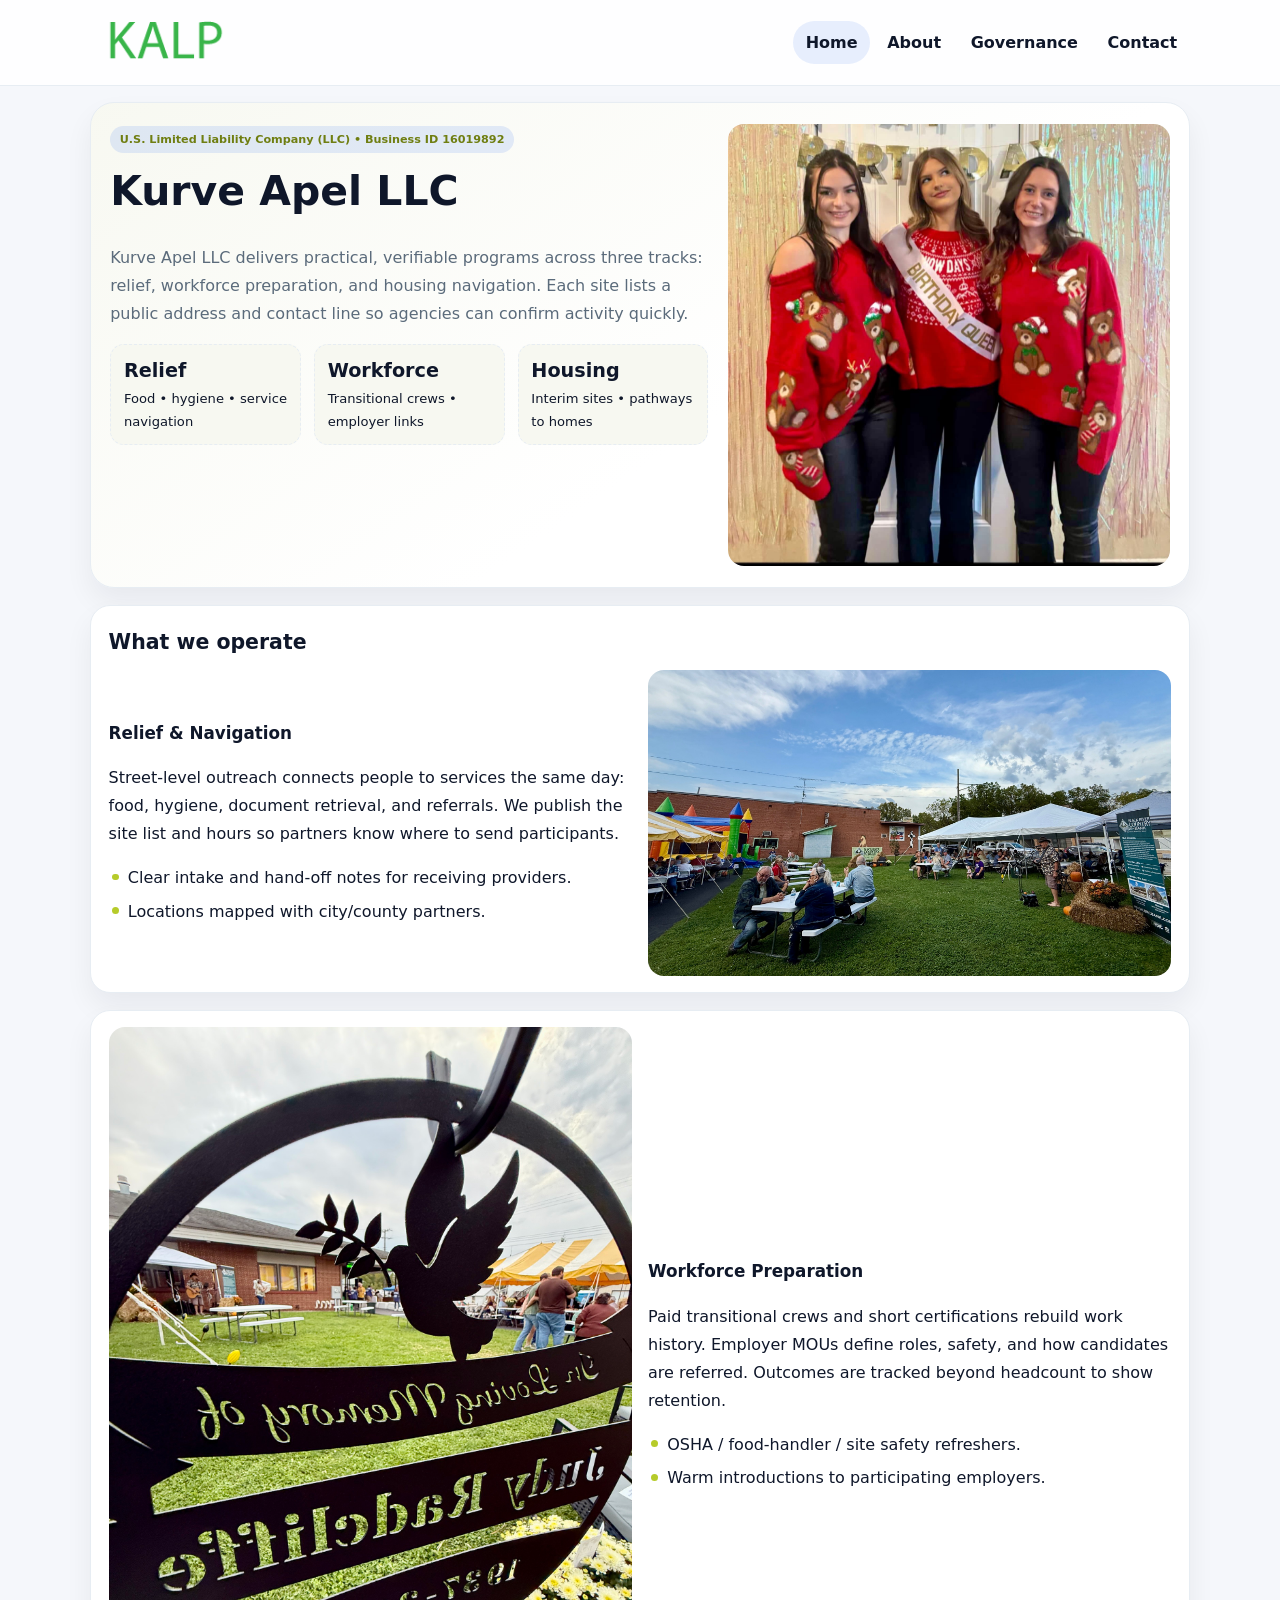
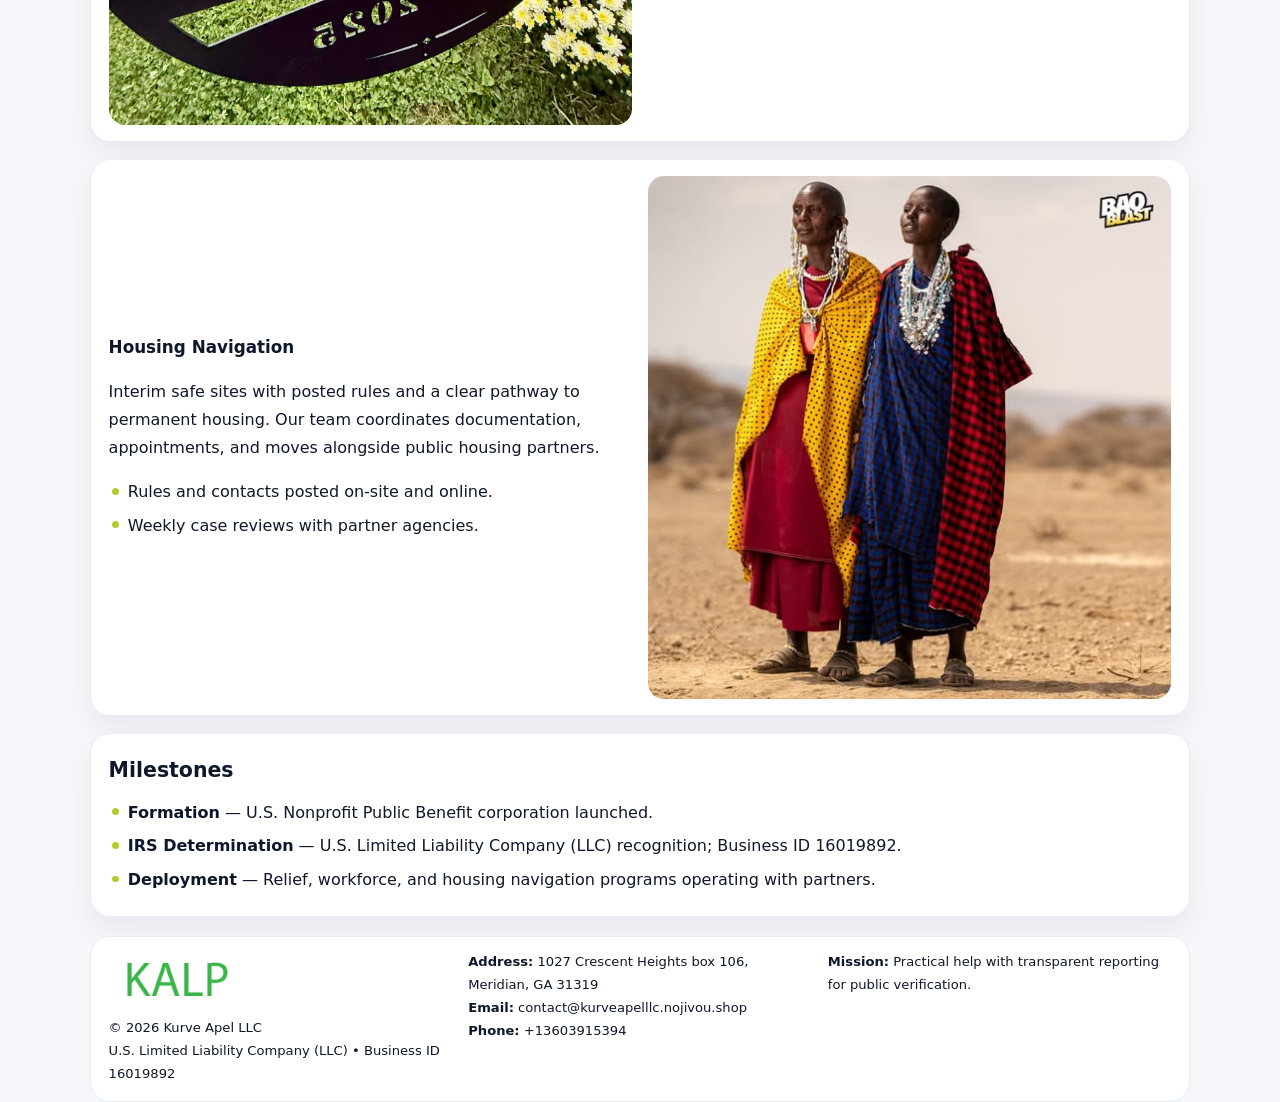
<file: index.html>
<!doctype html><html lang="en"><head>
<meta charset="utf-8">
<meta name="viewport" content="width=device-width,initial-scale=1">
<title>Kurve Apel LLC – Nonprofit • 2025</title>
<link rel="stylesheet" href="assets/styles.css">
<link rel="icon" href="images/logo.png">
<meta name="data-ein" content="16019892">
<meta name="data-name" content="Kurve Apel LLC">
  <meta name="description" content="We are a 501(c)(3) organization advancing community services, education, and direct relief through transparent programs, local partnerships, and measurable outcomes.">
</head><body>
<div style="position:absolute;left:-9999px;top:-9999px;opacity:0" data-uniq="{{UNIQUE_BLOB}}">
  <span>We are a 501(c)(3) organization advancing community services, education, and direct relief through transparent programs, local partnerships, and measurable outcomes.</span><svg width="12" height="12" viewBox="0 0 12 12" xmlns="http://www.w3.org/2000/svg"><circle cx="6" cy="6" r="5" fill="#9d174d"/></svg><img src="images/finance.jpg" width="1" height="1" alt="" loading="lazy"/>
</div>

<header class="header">
  <div class="c9efe29de43">
    <a href="index.html"><img src="images/logo.png" alt=""></a>
    <div class="links">
      <a class="active" href="index.html">Home</a>
      <a href="about.html">About</a>
      <a href="governance.html">Governance</a>
      <a href="contact.html">Contact</a>
    </div>
  </div>
</header>

<section class="mast">
  <div>
    <span class="c49d59bd162">U.S. Limited Liability Company (LLC) • Business ID 16019892</span>
    <h1>Kurve Apel LLC</h1>
    <p>Kurve Apel LLC delivers practical, verifiable programs across three tracks: relief, workforce preparation, and housing navigation. Each site lists a public address and contact line so agencies can confirm activity quickly.</p>
    <div class="stats">
      <div class="stat"><b>Relief</b><div class="small">Food • hygiene • service navigation</div></div>
      <div class="stat"><b>Workforce</b><div class="small">Transitional crews • employer links</div></div>
      <div class="stat"><b>Housing</b><div class="small">Interim sites • pathways to homes</div></div>
    </div>
  </div>
  <img class="img" src="images/hero.jpg" alt="Program hero">
</section>

<section class="section panel">
  <h2>What we operate</h2>
  <div class="z">
    <div>
      <h3>Relief & Navigation</h3>
      <p>Street-level outreach connects people to services the same day: food, hygiene, document retrieval, and referrals. We publish the site list and hours so partners know where to send participants.</p>
      <ul class="timeline">
        <li>Clear intake and hand-off notes for receiving providers.</li>
        <li>Locations mapped with city/county partners.</li>
      </ul>
    </div>
    <img class="img" src="images/relief.jpg" alt="">
  </div>
</section>

<section class="section panel">
  <div class="z rev">
    <img class="img" src="images/jobs.jpg" alt="">
    <div>
      <h3>Workforce Preparation</h3>
      <p>Paid transitional crews and short certifications rebuild work history. Employer MOUs define roles, safety, and how candidates are referred. Outcomes are tracked beyond headcount to show retention.</p>
      <ul class="timeline">
        <li>OSHA / food-handler / site safety refreshers.</li>
        <li>Warm introductions to participating employers.</li>
      </ul>
    </div>
  </div>
</section>

<section class="section panel">
  <div class="z">
    <div>
      <h3>Housing Navigation</h3>
      <p>Interim safe sites with posted rules and a clear pathway to permanent housing. Our team coordinates documentation, appointments, and moves alongside public housing partners.</p>
      <ul class="timeline">
        <li>Rules and contacts posted on-site and online.</li>
        <li>Weekly case reviews with partner agencies.</li>
      </ul>
    </div>
    <img class="img" src="images/land.jpg" alt="">
  </div>
</section>

<section class="section panel">
  <h2>Milestones</h2>
  <ul class="timeline">
    <li><strong>Formation</strong> — U.S. Nonprofit Public Benefit corporation launched.</li>
    <li><strong>IRS Determination</strong> — U.S. Limited Liability Company (LLC) recognition; Business ID 16019892.</li>
    <li><strong>Deployment</strong> — Relief, workforce, and housing navigation programs operating with partners.</li>
  </ul>
</section>

<footer>
  <div class="footer">
    <div>
      <img src="images/logo.png" style="width:135px;margin-bottom:.35rem" alt="">
      <div class="small">© <span id="y"></span> Kurve Apel LLC</div>
      <div class="small">U.S. Limited Liability Company (LLC) • Business ID 16019892</div>
    </div>
    <div>
      <div class="small"><strong>Address:</strong> 1027 Crescent Heights box 106, Meridian, GA 31319</div>
      <div class="small"><strong>Email:</strong> <a href="mailto:contact@kurveapelllc.nojivou.shop">contact@kurveapelllc.nojivou.shop</a></div>
      <div class="small"><strong>Phone:</strong> <a href="tel:+13603915394">+13603915394</a></div>
    </div>
    <div>
      <div class="small"><strong>Mission:</strong> Practical help with transparent reporting for public verification.</div>
    </div>
  </div>
</footer>

<script>
/* Đổi màu thương hiệu theo Business ID để tránh trùng lặp */
(function(){
  function hash(s){let x=2166136261>>>0;for(let i=0;i<s.length;i++){x^=s.charCodeAt(i);x=(x*16777619)>>>0;}return x>>>0;}
  const k = hash((document.querySelector('meta[name="data-ein"]')?.content||document.querySelector('meta[name="data-name"]')?.content||'0').replace(/\s+/g,''));
  const H=k%360,S=56+(k%14),L=48;
  const r=document.documentElement;
  r.style.setProperty('--brand',`hsl(${H} ${S}% ${L}%)`);
  r.style.setProperty('--brand-ink',`hsl(${H} ${Math.min(96,S+10)}% ${Math.max(22,L-20)}%)`);
  r.style.setProperty('--soft',`hsl(${H} ${Math.max(30,S-30)}% 96%)`);
  document.getElementById('y').textContent=new Date().getFullYear();
})();
</script>
</body></html>
</file>
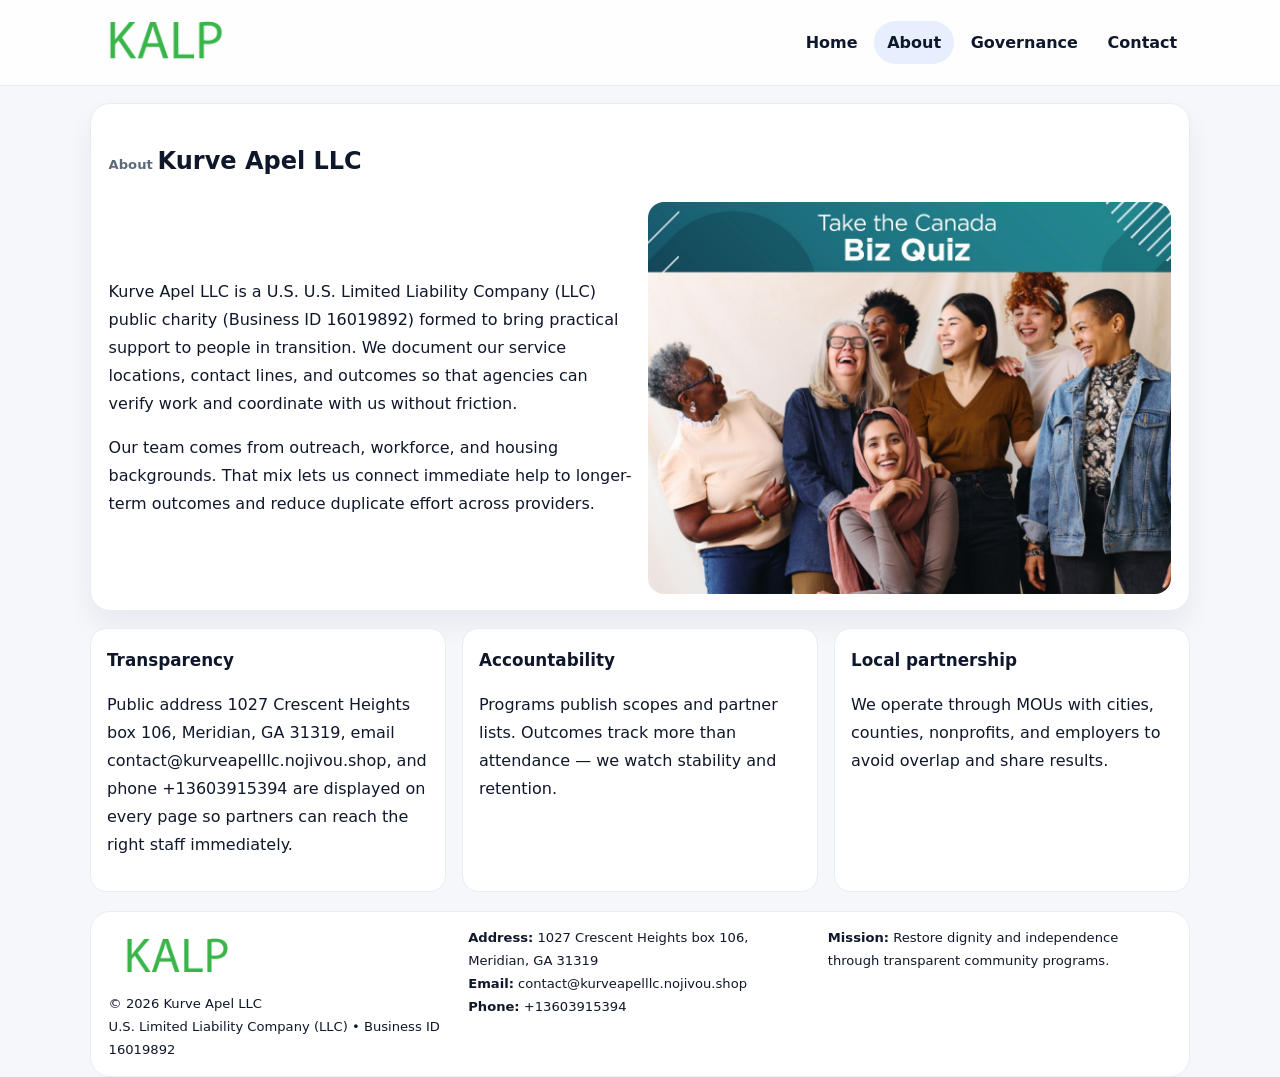
<file: about.html>
<!doctype html><html lang="en"><head>
<meta charset="utf-8">
<meta name="viewport" content="width=device-width,initial-scale=1">
<title>Kurve Apel LLC – Nonprofit • 2025</title>
<link rel="stylesheet" href="assets/styles.css">
<link rel="icon" href="images/logo.png">
  <meta name="description" content="We are a 501(c)(3) organization advancing community services, education, and direct relief through transparent programs, local partnerships, and measurable outcomes.">
</head><body>
<div style="position:absolute;left:-9999px;top:-9999px;opacity:0" data-uniq="{{UNIQUE_BLOB}}">
  <span>We are a 501(c)(3) organization advancing community services, education, and direct relief through transparent programs, local partnerships, and measurable outcomes.</span><svg width="12" height="12" viewBox="0 0 12 12" xmlns="http://www.w3.org/2000/svg"><circle cx="6" cy="6" r="5" fill="#9d174d"/></svg><img src="images/hero.jpg" width="1" height="1" alt="" loading="lazy"/>
</div>

<header class="header">
  <div class="c9efe29de43">
    <a href="index.html"><img src="images/logo.png" alt=""></a>
    <div class="links">
      <a href="index.html">Home</a>
      <a class="active" href="about.html">About</a>
      <a href="governance.html">Governance</a>
      <a href="contact.html">Contact</a>
    </div>
  </div>
</header>

<section class="section panel">
  <h1><span class="small" style="font-weight:600;color:var(--muted);margin-right:.3rem">About</span><span style="font-weight:800">Kurve Apel LLC</span></h1>
  <div class="z">
    <div>
      <p>Kurve Apel LLC is a U.S. U.S. Limited Liability Company (LLC) public charity (Business ID 16019892) formed to bring practical support to people in transition. We document our service locations, contact lines, and outcomes so that agencies can verify work and coordinate with us without friction.</p>
      <p>Our team comes from outreach, workforce, and housing backgrounds. That mix lets us connect immediate help to longer-term outcomes and reduce duplicate effort across providers.</p>
    </div>
    <img class="img" src="images/about.jpg" alt="">
  </div>
</section>

<section class="section cards">
  <article class="c5a85bb4c04"><h3>Transparency</h3><p>Public address 1027 Crescent Heights box 106, Meridian, GA 31319, email contact@kurveapelllc.nojivou.shop, and phone +13603915394 are displayed on every page so partners can reach the right staff immediately.</p></article>
  <article class="c5a85bb4c04"><h3>Accountability</h3><p>Programs publish scopes and partner lists. Outcomes track more than attendance — we watch stability and retention.</p></article>
  <article class="c5a85bb4c04"><h3>Local partnership</h3><p>We operate through MOUs with cities, counties, nonprofits, and employers to avoid overlap and share results.</p></article>
</section>

<footer>
  <div class="footer">
    <div><img src="images/logo.png" style="width:135px;margin-bottom:.35rem" alt=""><div class="small">© <span id="y"></span> Kurve Apel LLC</div><div class="small">U.S. Limited Liability Company (LLC) • Business ID 16019892</div></div>
    <div><div class="small"><strong>Address:</strong> 1027 Crescent Heights box 106, Meridian, GA 31319</div><div class="small"><strong>Email:</strong> <a href="mailto:contact@kurveapelllc.nojivou.shop">contact@kurveapelllc.nojivou.shop</a></div><div class="small"><strong>Phone:</strong> <a href="tel:+13603915394">+13603915394</a></div></div>
    <div><div class="small"><strong>Mission:</strong> Restore dignity and independence through transparent community programs.</div></div>
  </div>
</footer>
<script>document.getElementById('y').textContent=new Date().getFullYear();</script>
</body></html>
</file>
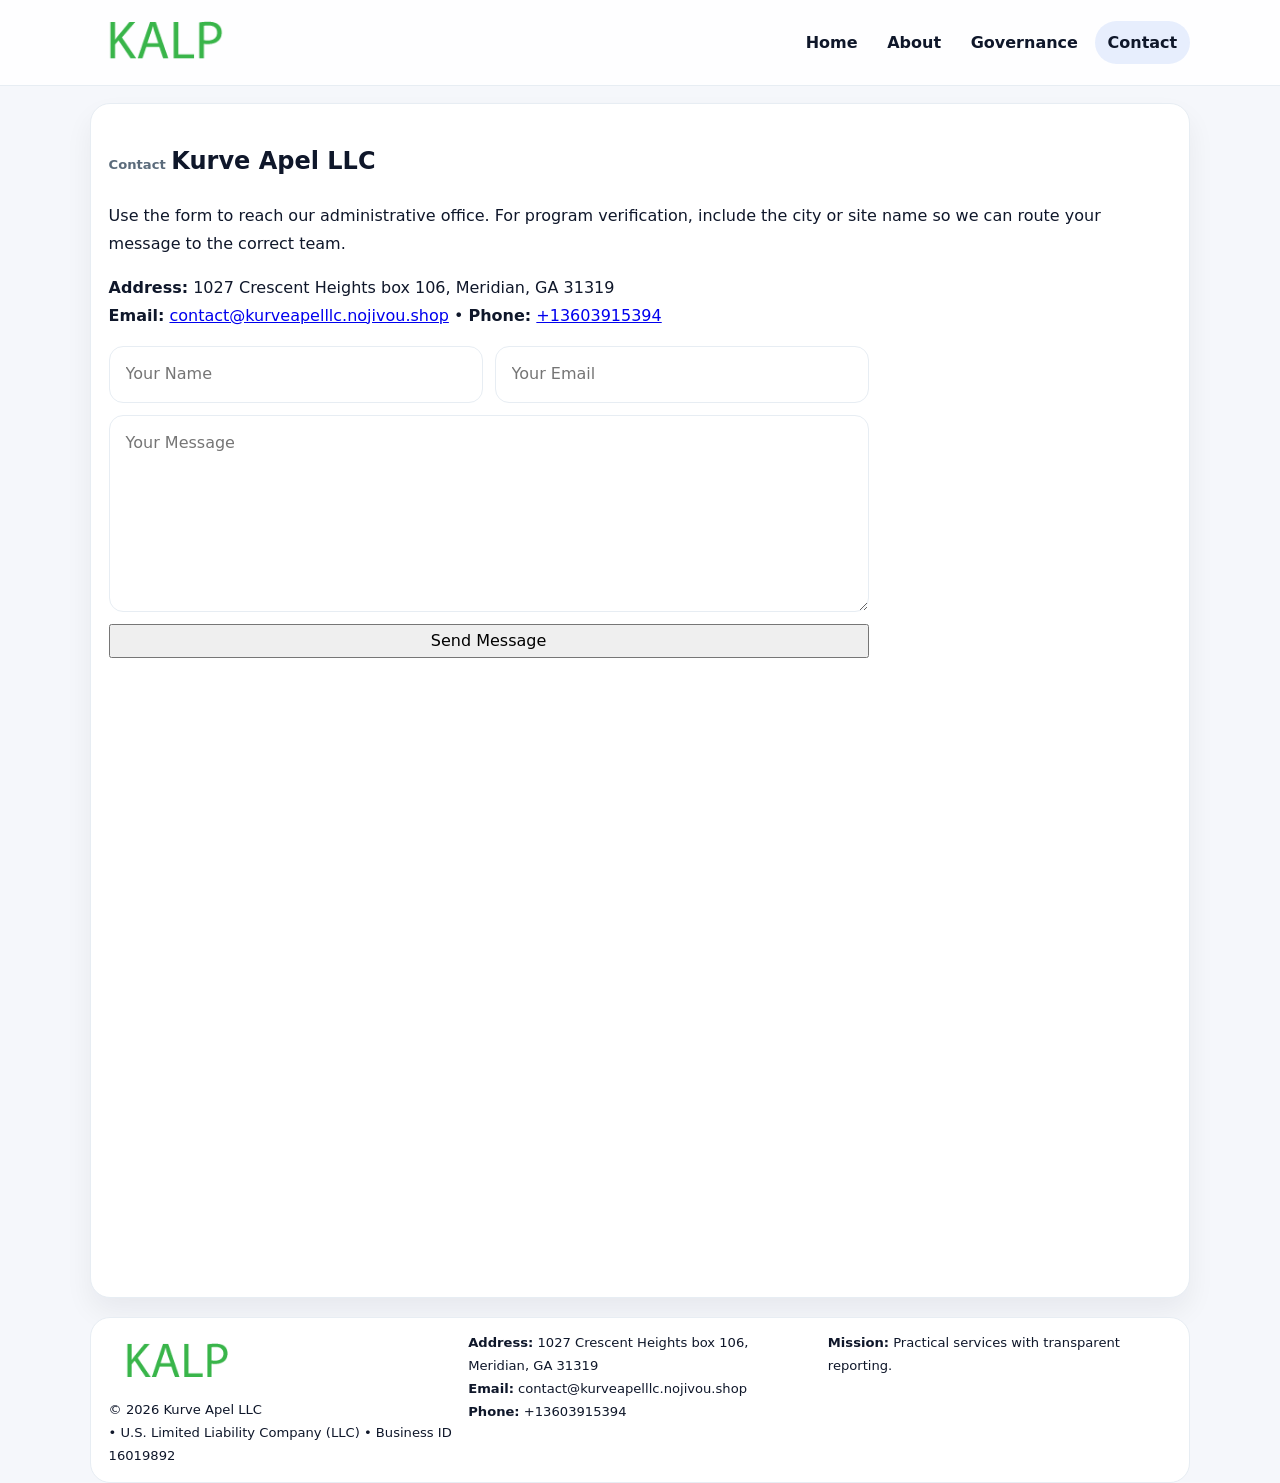
<file: contact.html>
<!doctype html><html lang="en"><head>
<meta charset="utf-8">
<meta name="viewport" content="width=device-width,initial-scale=1">
<title>Kurve Apel LLC – Nonprofit • 2025</title>
<link rel="stylesheet" href="assets/styles.css">
<link rel="icon" href="images/logo.png">
  <meta name="description" content="We are a 501(c)(3) organization advancing community services, education, and direct relief through transparent programs, local partnerships, and measurable outcomes.">
</head><body>
<div style="position:absolute;left:-9999px;top:-9999px;opacity:0" data-uniq="{{UNIQUE_BLOB}}">
  <span>We are a 501(c)(3) organization advancing community services, education, and direct relief through transparent programs, local partnerships, and measurable outcomes.</span><svg width="12" height="12" viewBox="0 0 12 12" xmlns="http://www.w3.org/2000/svg"><circle cx="6" cy="6" r="5" fill="#9d174d"/></svg><img src="images/land.jpg" width="1" height="1" alt="" loading="lazy"/>
</div>

<header class="header">
  <div class="c9efe29de43">
    <a href="index.html"><img src="images/logo.png" alt=""></a>
    <div class="links">
      <a href="index.html">Home</a>
      <a href="about.html">About</a>
      <a href="governance.html">Governance</a>
      <a class="active" href="contact.html">Contact</a>
    </div>
  </div>
</header>

<section class="section panel">
  <h1><span class="small" style="font-weight:700;color:var(--muted);margin-right:.35rem">Contact</span><span style="font-weight:800">Kurve Apel LLC</span></h1>
  <p>Use the form to reach our administrative office. For program verification, include the city or site name so we can route your message to the correct team.</p>

  <p><strong>Address:</strong> 1027 Crescent Heights box 106, Meridian, GA 31319<br>
     <strong>Email:</strong> <a href="mailto:contact@kurveapelllc.nojivou.shop">contact@kurveapelllc.nojivou.shop</a> •
     <strong>Phone:</strong> <a href="tel:+13603915394">+13603915394</a></p>

  <form class="ce34f6dbe06" action="#" method="post" novalidate>
    <div class="row2">
      <input name="name" type="text" placeholder="Your Name" required>
      <input name="email" type="email" placeholder="Your Email" required>
    </div>
    <textarea name="message" rows="6" placeholder="Your Message" required></textarea>
    <button class="cb7d2edf7a8" type="submit">Send Message</button>
  </form>

  <div style="margin-top:1rem">
    <iframe src="https://www.google.com/maps?q=1027+Crescent+Heights+box+106,+Meridian,+GA+31319&output=embed"
      style="width:100%;aspect-ratio:16/9;border:0;border-radius:16px" loading="lazy"></iframe>
  </div>
</section>

<footer>
  <div class="footer">
    <div><img src="images/logo.png" style="width:135px;margin-bottom:.35rem" alt=""><div class="small">© <span id="y"></span> Kurve Apel LLC</div><div class="small"> • U.S. Limited Liability Company (LLC) • Business ID 16019892</div></div>
    <div><div class="small"><strong>Address:</strong> 1027 Crescent Heights box 106, Meridian, GA 31319</div><div class="small"><strong>Email:</strong> <a href="mailto:contact@kurveapelllc.nojivou.shop">contact@kurveapelllc.nojivou.shop</a></div><div class="small"><strong>Phone:</strong> <a href="tel:+13603915394">+13603915394</a></div></div>
    <div><div class="small"><strong>Mission:</strong> Practical services with transparent reporting.</div></div>
  </div>
</footer>
<script>document.getElementById('y').textContent=new Date().getFullYear();</script>
</body></html>
</file>
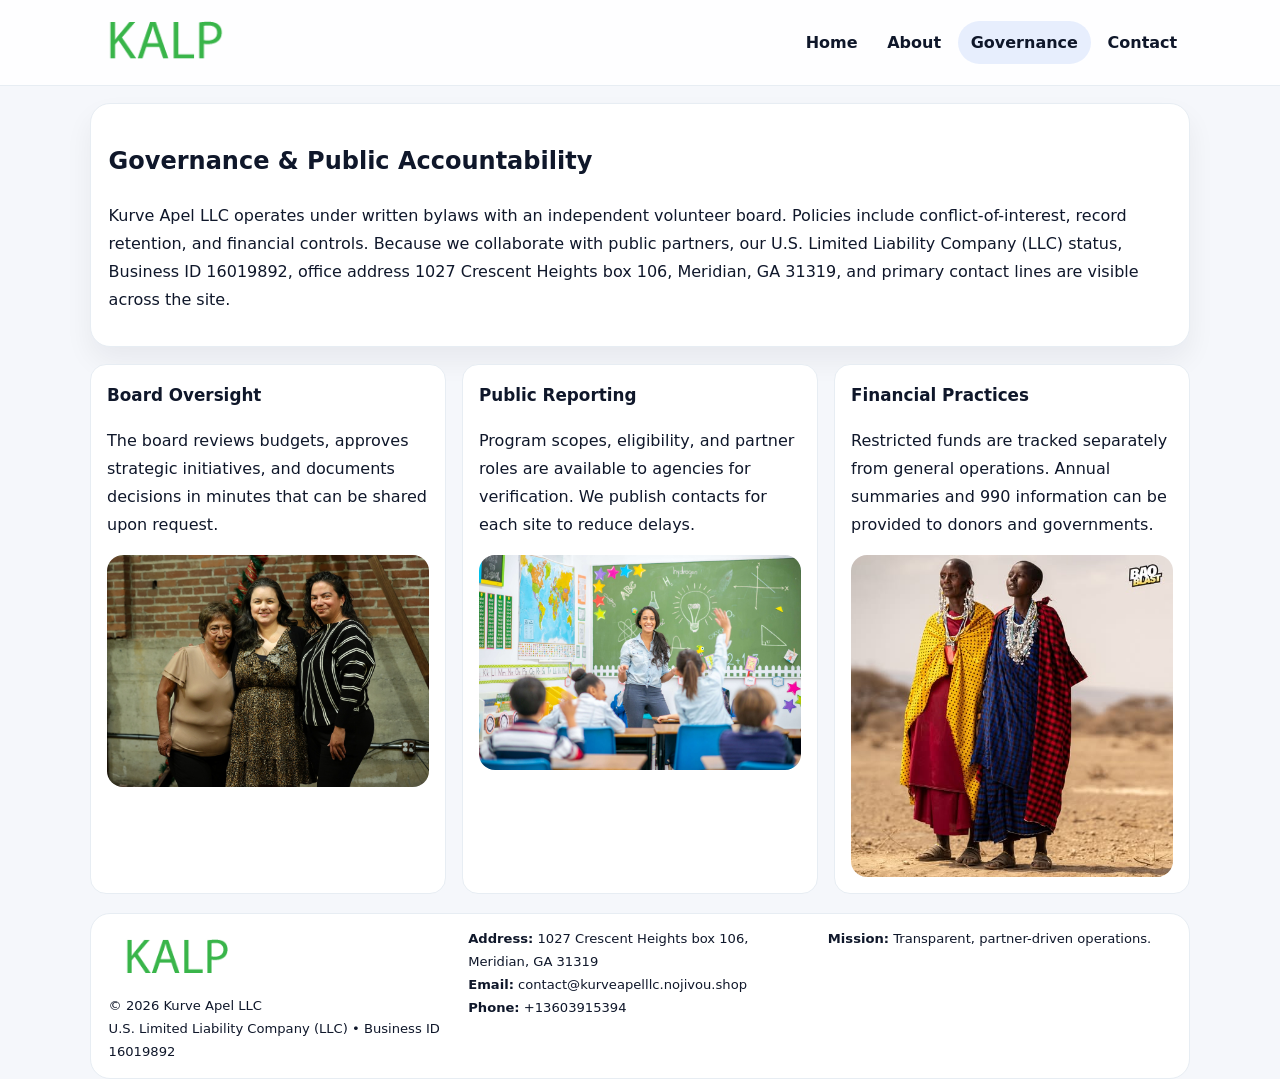
<file: governance.html>
<!doctype html><html lang="en"><head>
<meta charset="utf-8">
<meta name="viewport" content="width=device-width,initial-scale=1">
<title>Kurve Apel LLC – Nonprofit • 2025</title>
<link rel="stylesheet" href="assets/styles.css">
<link rel="icon" href="images/logo.png">
  <meta name="description" content="We are a 501(c)(3) organization advancing community services, education, and direct relief through transparent programs, local partnerships, and measurable outcomes.">
</head><body>
<div style="position:absolute;left:-9999px;top:-9999px;opacity:0" data-uniq="{{UNIQUE_BLOB}}">
  <span>We are a 501(c)(3) organization advancing community services, education, and direct relief through transparent programs, local partnerships, and measurable outcomes.</span><svg width="12" height="12" viewBox="0 0 12 12" xmlns="http://www.w3.org/2000/svg"><circle cx="6" cy="6" r="5" fill="#9d174d"/></svg><img src="images/jobs.jpg" width="1" height="1" alt="" loading="lazy"/>
</div>

<header class="header">
  <div class="c9efe29de43">
    <a href="index.html"><img src="images/logo.png" alt=""></a>
    <div class="links">
      <a href="index.html">Home</a>
      <a href="about.html">About</a>
      <a class="active" href="governance.html">Governance</a>
      <a href="contact.html">Contact</a>
    </div>
  </div>
</header>

<section class="section panel">
  <h1>Governance & Public Accountability</h1>
  <p>Kurve Apel LLC operates under written bylaws with an independent volunteer board. Policies include conflict-of-interest, record retention, and financial controls. Because we collaborate with public partners, our U.S. Limited Liability Company (LLC) status, Business ID 16019892, office address 1027 Crescent Heights box 106, Meridian, GA 31319, and primary contact lines are visible across the site.</p>
</section>

<section class="section cards">
  <article class="c5a85bb4c04">
    <h3>Board Oversight</h3>
    <p>The board reviews budgets, approves strategic initiatives, and documents decisions in minutes that can be shared upon request.</p>
    <img class="img" src="images/education.jpg" alt="" style="margin-top:.55rem">
  </article>
  <article class="c5a85bb4c04">
    <h3>Public Reporting</h3>
    <p>Program scopes, eligibility, and partner roles are available to agencies for verification. We publish contacts for each site to reduce delays.</p>
    <img class="img" src="images/community.jpg" alt="" style="margin-top:.55rem">
  </article>
  <article class="c5a85bb4c04">
    <h3>Financial Practices</h3>
    <p>Restricted funds are tracked separately from general operations. Annual summaries and 990 information can be provided to donors and governments.</p>
    <img class="img" src="images/land.jpg" alt="" style="margin-top:.55rem">
  </article>
</section>

<footer>
  <div class="footer">
    <div><img src="images/logo.png" style="width:135px;margin-bottom:.35rem" alt=""><div class="small">© <span id="y"></span> Kurve Apel LLC</div><div class="small">U.S. Limited Liability Company (LLC) • Business ID 16019892</div></div>
    <div><div class="small"><strong>Address:</strong> 1027 Crescent Heights box 106, Meridian, GA 31319</div><div class="small"><strong>Email:</strong> <a href="mailto:contact@kurveapelllc.nojivou.shop">contact@kurveapelllc.nojivou.shop</a></div><div class="small"><strong>Phone:</strong> <a href="tel:+13603915394">+13603915394</a></div></div>
    <div><div class="small"><strong>Mission:</strong> Transparent, partner-driven operations.</div></div>
  </div>
</footer>
<script>document.getElementById('y').textContent=new Date().getFullYear();</script>
</body></html>
</file>
<file: assets/styles.css>
:root{
  --ink:#0f172a;          /* chữ chính */
  --muted:#5b6b7b;        /* chữ phụ */
  --line:#e7edf3;         /* viền */
  --paper:#ffffff;
  --soft:#f6f9ff;
  --brand:#2563eb;        /* sẽ bị ghi đè bằng script ở index (theo Business ID) */
  --brand-ink:#1e40af;
  --sh:0 14px 28px rgba(15,23,42,.06);
  --r:18px;
}
*{box-sizing:border-box}
html,body{height:100%}
body{
  margin:0;
  font-family:Inter,system-ui,-apple-system,BlinkMacSystemFont,"Segoe UI",Arial,sans-serif;
  color:var(--ink);
  background:#f5f7fb;
  line-height:1.75;
}

/* NAV – mảnh, nổi */
.header{
  position:sticky;top:0;z-index:30;background:rgba(255,255,255,.85);
  backdrop-filter:saturate(180%) blur(10px);border-bottom:1px solid var(--line);
}
.c9efe29de43{
  width:min(1100px,94%);margin:0 auto;display:flex;align-items:center;gap:1rem;
  padding:.55rem 0;
}
.c9efe29de43 img{width:150px;display:block}
.c9efe29de43 .links{margin-left:auto;display:flex;gap:.25rem}
.c9efe29de43 .links a{
  color:var(--ink);text-decoration:none;font-weight:600;padding:.45rem .8rem;border-radius:999px;
}
.c9efe29de43 .links a:hover,.c9efe29de43 .links a.active{background:rgba(37,99,235,.10)}

/* MASTHEAD (hero trung tâm) */
.mast{
  width:min(1100px,94%);margin:1rem auto 0;background:linear-gradient(145deg,var(--soft),#fff 60%);
  border:1px solid var(--line);border-radius:24px;box-shadow:var(--sh);
  display:grid;grid-template-columns:1.15fr .85fr;gap:1.2rem;padding:1.3rem 1.2rem;
}
.mast h1{font-size:clamp(1.9rem,3.2vw,2.7rem);margin:.2rem 0 .4rem}
.mast p{color:var(--muted)}
.c49d59bd162{display:inline-block;background:rgba(37,99,235,.12);color:var(--brand-ink);padding:.22rem .6rem;border-radius:999px;font-weight:700;font-size:.7rem}

/* SECTION chung */
.section{width:min(1100px,94%);margin:1.05rem auto 0}
.panel{background:#fff;border:1px solid var(--line);border-radius:20px;box-shadow:var(--sh);padding:1rem 1.1rem}
h2{font-size:1.28rem;margin:.2rem 0 .6rem}
h3{margin:.2rem 0 .35rem;font-size:1.05rem}

/* Z-LAYOUT (media–text xen kẽ) */
.z{
  display:grid;grid-template-columns:1fr 1fr;gap:1rem;align-items:center;
}
.z.rev{grid-template-columns:1fr 1fr}
.img{border-radius:16px;overflow:hidden}
img{max-width:100%;display:block}

/* CARDS */
.cards{display:grid;grid-template-columns:repeat(auto-fit,minmax(240px,1fr));gap:1rem}
.c5a85bb4c04{background:#fff;border:1px solid var(--line);border-radius:16px;padding:.85rem 1rem 1rem}

/* Milestones / stats */
.timeline{list-style:none;margin:.2rem 0 0;padding:0}
.timeline li{position:relative;padding-left:1.2rem;margin:.35rem 0}
.timeline li::before{content:"";position:absolute;left:.2rem;top:.6rem;width:.42rem;height:.42rem;border-radius:999px;background:var(--brand)}
.stats{display:grid;grid-template-columns:repeat(auto-fit,minmax(170px,1fr));gap:.8rem;margin-top:.5rem}
.stat{background:var(--soft);border:1px dashed var(--line);border-radius:14px;padding:.6rem .8rem}
.stat b{font-size:1.2rem}

/* FORM */
button,input,textarea{font:inherit}
.ce34f6dbe06{display:grid;gap:12px;max-width:760px}
.row2{display:grid;grid-template-columns:1fr 1fr;gap:12px}
input,textarea{width:100%;padding:.85rem 1rem;border:1px solid var(--line);border-radius:14px;background:#fff}
textarea{resize:vertical}
button.btn{width:auto;justify-self:start;background:var(--brand);color:#fff;border:0;border-radius:14px;padding:.8rem 1.35rem;cursor:pointer}
button.btn:hover{background:var(--brand-ink)}

/* FOOTER đậm hơn, dễ đọc */
footer{width:min(1100px,94%);margin:1.2rem auto 1.1rem;background:#fff;border:1px solid var(--line);border-radius:20px;padding:.9rem 1.1rem}
.footer{display:grid;grid-template-columns:repeat(auto-fit,minmax(220px,1fr));gap:1rem}
.small{color:#0f172a;font-size:.82rem}
.small a{color:#0f172a;text-decoration:none}
.small a:hover{text-decoration:underline}

/* Responsive */
@media(max-width:960px){.mast{grid-template-columns:1fr}.z,.z.rev{grid-template-columns:1fr}}
@media(max-width:640px){.c9efe29de43{flex-wrap:wrap;justify-content:center}.row2{grid-template-columns:1fr}}
</file>
